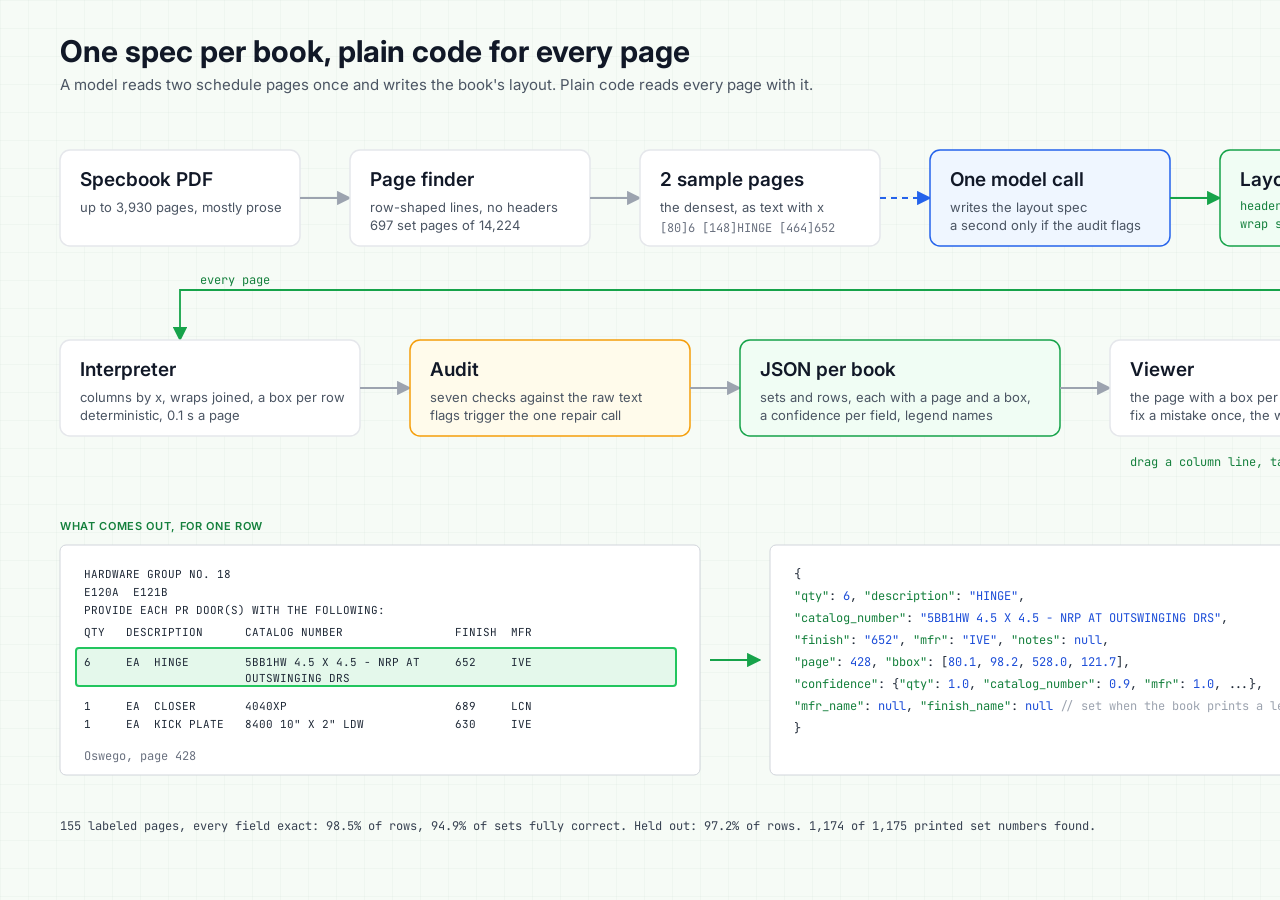
<file: docs/diagrams/architecture.html>
<!doctype html>
<html lang="en">
<head>
<meta charset="utf-8">
<title>Architecture</title>
<link rel="stylesheet" href="https://fonts.googleapis.com/css2?family=Inter:wght@400;500;600;700&family=JetBrains+Mono:wght@400;500&display=swap">
<style>
  /* hand-laid svg, every box and arrow at chosen coordinates. rendered to png by render.sh */
  html, body { margin: 0; background: #f6fbf6; }
  svg { display: block; font-family: Inter, system-ui, sans-serif; }
  .box { fill: #fff; stroke: #e5e7eb; stroke-width: 1.5; }
  .box.green { fill: #f0fdf4; stroke: #16a34a; }
  .box.blue { fill: #eff6ff; stroke: #2563eb; }
  .box.amber { fill: #fffbeb; stroke: #f59e0b; }
  .box.gray { fill: #f9fafb; stroke: #d1d5db; }
  .title { font-size: 19px; font-weight: 600; fill: #111827; }
  .sub { font-size: 13px; fill: #4b5563; }
  .mono { font-family: "JetBrains Mono", ui-monospace, monospace; font-size: 12px; fill: #374151; }
  .mono.dim { fill: #6b7280; }
  .mono.green { fill: #15803d; }
  .mono.blue { fill: #1d4ed8; }
  .mono.amber { fill: #b45309; }
  .arrow { stroke: #9ca3af; stroke-width: 1.8; fill: none; marker-end: url(#head); }
  .arrow.green { stroke: #16a34a; marker-end: url(#head-green); }
  .arrow.blue { stroke: #2563eb; marker-end: url(#head-blue); stroke-dasharray: 6 5; }
  .arrow.amber { stroke: #f59e0b; marker-end: url(#head-amber); stroke-dasharray: 6 5; }
  .h1 { font-size: 30px; font-weight: 700; fill: #111827; }
  .h2 { font-size: 15px; fill: #4b5563; }
  .tag { font-size: 11px; font-weight: 600; fill: #15803d; letter-spacing: .06em; }
  .pill { fill: #dcfce7; }
  .grid { stroke: rgba(22,101,52,.06); stroke-width: 1; }
  .page { fill: #fff; stroke: #d1d5db; }
  .pagebox { fill: rgba(34,197,94,.12); stroke: #22c55e; stroke-width: 2; }
  .pagetag { fill: #16a34a; }
  .pagetag-t { font-size: 10px; font-weight: 600; fill: #fff; }
  .pagetext { font-family: "JetBrains Mono", monospace; font-size: 11px; fill: #1f2937; }
  .json { font-family: "JetBrains Mono", monospace; font-size: 12px; fill: #1f2937; }
  .json .k { fill: #15803d; }
  .json .v { fill: #1d4ed8; }
  .json .c { fill: #9ca3af; }
</style>
</head>
<body>
<svg width="1600" height="900" viewBox="0 0 1600 900" xmlns="http://www.w3.org/2000/svg">
  <defs>
    <marker id="head" viewBox="0 0 10 10" refX="9" refY="5" markerWidth="8" markerHeight="8" orient="auto-start-reverse"><path d="M0 0L10 5 0 10z" fill="#9ca3af"/></marker>
    <marker id="head-green" viewBox="0 0 10 10" refX="9" refY="5" markerWidth="8" markerHeight="8" orient="auto-start-reverse"><path d="M0 0L10 5 0 10z" fill="#16a34a"/></marker>
    <marker id="head-blue" viewBox="0 0 10 10" refX="9" refY="5" markerWidth="8" markerHeight="8" orient="auto-start-reverse"><path d="M0 0L10 5 0 10z" fill="#2563eb"/></marker>
    <pattern id="g" width="28" height="28" patternUnits="userSpaceOnUse"><path class="grid" d="M28 0H0V28" fill="none"/></pattern>
  </defs>
  <rect width="1600" height="900" fill="url(#g)"/>

  <text class="h1" x="60" y="62">One spec per book, plain code for every page</text>
  <text class="h2" x="60" y="90">A model reads two schedule pages once and writes the book's layout. Plain code reads every page with it.</text>

  <!-- row 1: compile the spec -->
  <g>
    <rect class="box" x="60" y="150" width="240" height="96" rx="10"/>
    <text class="title" x="80" y="186">Specbook PDF</text>
    <text class="sub" x="80" y="212">up to 3,930 pages, mostly prose</text>
  </g>
  <path class="arrow" d="M300 198 L350 198"/>
  <g>
    <rect class="box" x="350" y="150" width="240" height="96" rx="10"/>
    <text class="title" x="370" y="186">Page finder</text>
    <text class="sub" x="370" y="212">row-shaped lines, no headers</text>
    <text class="sub" x="370" y="230">697 set pages of 14,224</text>
  </g>
  <path class="arrow" d="M590 198 L640 198"/>
  <g>
    <rect class="box" x="640" y="150" width="240" height="96" rx="10"/>
    <text class="title" x="660" y="186">2 sample pages</text>
    <text class="sub" x="660" y="212">the densest, as text with x</text>
    <text class="mono dim" x="660" y="232">[80]6 [148]HINGE [464]652</text>
  </g>
  <path class="arrow blue" d="M880 198 L930 198"/>
  <g>
    <rect class="box blue" x="930" y="150" width="240" height="96" rx="10"/>
    <text class="title" x="950" y="186">One model call</text>
    <text class="sub" x="950" y="212">writes the layout spec</text>
    <text class="sub" x="950" y="230">a second only if the audit flags</text>
  </g>
  <path class="arrow green" d="M1170 198 L1220 198"/>
  <g>
    <rect class="box green" x="1220" y="150" width="320" height="96" rx="10"/>
    <text class="title" x="1240" y="186">Layout spec</text>
    <text class="mono green" x="1240" y="210">header pattern, column x per field,</text>
    <text class="mono green" x="1240" y="228">wrap style   cached in specs/</text>
  </g>

  <!-- the spec feeds every page -->
  <path class="arrow green" d="M1380 246 L1380 290 L180 290 L180 340"/>
  <text class="mono green" x="200" y="284">every page</text>

  <!-- row 2: read the book -->
  <g>
    <rect class="box" x="60" y="340" width="300" height="96" rx="10"/>
    <text class="title" x="80" y="376">Interpreter</text>
    <text class="sub" x="80" y="402">columns by x, wraps joined, a box per row</text>
    <text class="sub" x="80" y="420">deterministic, 0.1 s a page</text>
  </g>
  <path class="arrow" d="M360 388 L410 388"/>
  <g>
    <rect class="box amber" x="410" y="340" width="280" height="96" rx="10"/>
    <text class="title" x="430" y="376">Audit</text>
    <text class="sub" x="430" y="402">seven checks against the raw text</text>
    <text class="sub" x="430" y="420">flags trigger the one repair call</text>
  </g>
  <path class="arrow" d="M690 388 L740 388"/>
  <g>
    <rect class="box green" x="740" y="340" width="320" height="96" rx="10"/>
    <text class="title" x="760" y="376">JSON per book</text>
    <text class="sub" x="760" y="402">sets and rows, each with a page and a box,</text>
    <text class="sub" x="760" y="420">a confidence per field, legend names</text>
  </g>
  <path class="arrow" d="M1060 388 L1110 388"/>
  <g>
    <rect class="box" x="1110" y="340" width="430" height="96" rx="10"/>
    <text class="title" x="1130" y="376">Viewer</text>
    <text class="sub" x="1130" y="402">the page with a box per set beside its rows</text>
    <text class="sub" x="1130" y="420">fix a mistake once, the whole book reruns</text>
  </g>
  <!-- fixes go back into the spec -->
  <path class="arrow green" d="M1540 388 L1570 388 L1570 198 L1546 198"/>
  <text class="mono green" x="1130" y="466">drag a column line, tag a line, or say what is wrong</text>

  <!-- what comes out, for one row -->
  <text class="tag" x="60" y="530">WHAT COMES OUT, FOR ONE ROW</text>
  <rect class="page" x="60" y="545" width="640" height="230" rx="6"/>
  <text class="pagetext" xml:space="preserve" x="84" y="578">HARDWARE GROUP NO. 18</text>
  <text class="pagetext" xml:space="preserve" x="84" y="596">E120A  E121B</text>
  <text class="pagetext" xml:space="preserve" x="84" y="614">PROVIDE EACH PR DOOR(S) WITH THE FOLLOWING:</text>
  <text class="pagetext" xml:space="preserve" x="84" y="636">QTY   DESCRIPTION      CATALOG NUMBER                FINISH  MFR</text>
  <rect class="pagebox" x="76" y="648" width="600" height="38" rx="3"/>
  <text class="pagetext" xml:space="preserve" x="84" y="666">6     EA  HINGE        5BB1HW 4.5 X 4.5 - NRP AT     652     IVE</text>
  <text class="pagetext" xml:space="preserve" x="84" y="682">                       OUTSWINGING DRS</text>
  <text class="pagetext" xml:space="preserve" x="84" y="710">1     EA  CLOSER       4040XP                        689     LCN</text>
  <text class="pagetext" xml:space="preserve" x="84" y="728">1     EA  KICK PLATE   8400 10" X 2" LDW             630     IVE</text>
  <text class="mono dim" x="84" y="760">Oswego, page 428</text>

  <path class="arrow green" d="M710 660 L760 660"/>

  <rect class="page" x="770" y="545" width="770" height="230" rx="6"/>
  <text class="json" x="794" y="578">{</text>
  <text class="json" x="794" y="600">  <tspan class="k">"qty"</tspan>: <tspan class="v">6</tspan>, <tspan class="k">"description"</tspan>: <tspan class="v">"HINGE"</tspan>,</text>
  <text class="json" x="794" y="622">  <tspan class="k">"catalog_number"</tspan>: <tspan class="v">"5BB1HW 4.5 X 4.5 - NRP AT OUTSWINGING DRS"</tspan>,</text>
  <text class="json" x="794" y="644">  <tspan class="k">"finish"</tspan>: <tspan class="v">"652"</tspan>, <tspan class="k">"mfr"</tspan>: <tspan class="v">"IVE"</tspan>, <tspan class="k">"notes"</tspan>: <tspan class="v">null</tspan>,</text>
  <text class="json" x="794" y="666">  <tspan class="k">"page"</tspan>: <tspan class="v">428</tspan>, <tspan class="k">"bbox"</tspan>: [<tspan class="v">80.1</tspan>, <tspan class="v">98.2</tspan>, <tspan class="v">528.0</tspan>, <tspan class="v">121.7</tspan>],</text>
  <text class="json" x="794" y="688">  <tspan class="k">"confidence"</tspan>: {<tspan class="k">"qty"</tspan>: <tspan class="v">1.0</tspan>, <tspan class="k">"catalog_number"</tspan>: <tspan class="v">0.9</tspan>, <tspan class="k">"mfr"</tspan>: <tspan class="v">1.0</tspan>, ...},</text>
  <text class="json" x="794" y="710">  <tspan class="k">"mfr_name"</tspan>: <tspan class="v">null</tspan>, <tspan class="k">"finish_name"</tspan>: <tspan class="v">null</tspan>  <tspan class="c">// set when the book prints a legend</tspan></text>
  <text class="json" x="794" y="732">}</text>

  <text class="mono" x="60" y="830">155 labeled pages, every field exact: 98.5% of rows, 94.9% of sets fully correct. Held out: 97.2% of rows. 1,174 of 1,175 printed set numbers found.</text>
</svg>
</body>
</html>
</file>
